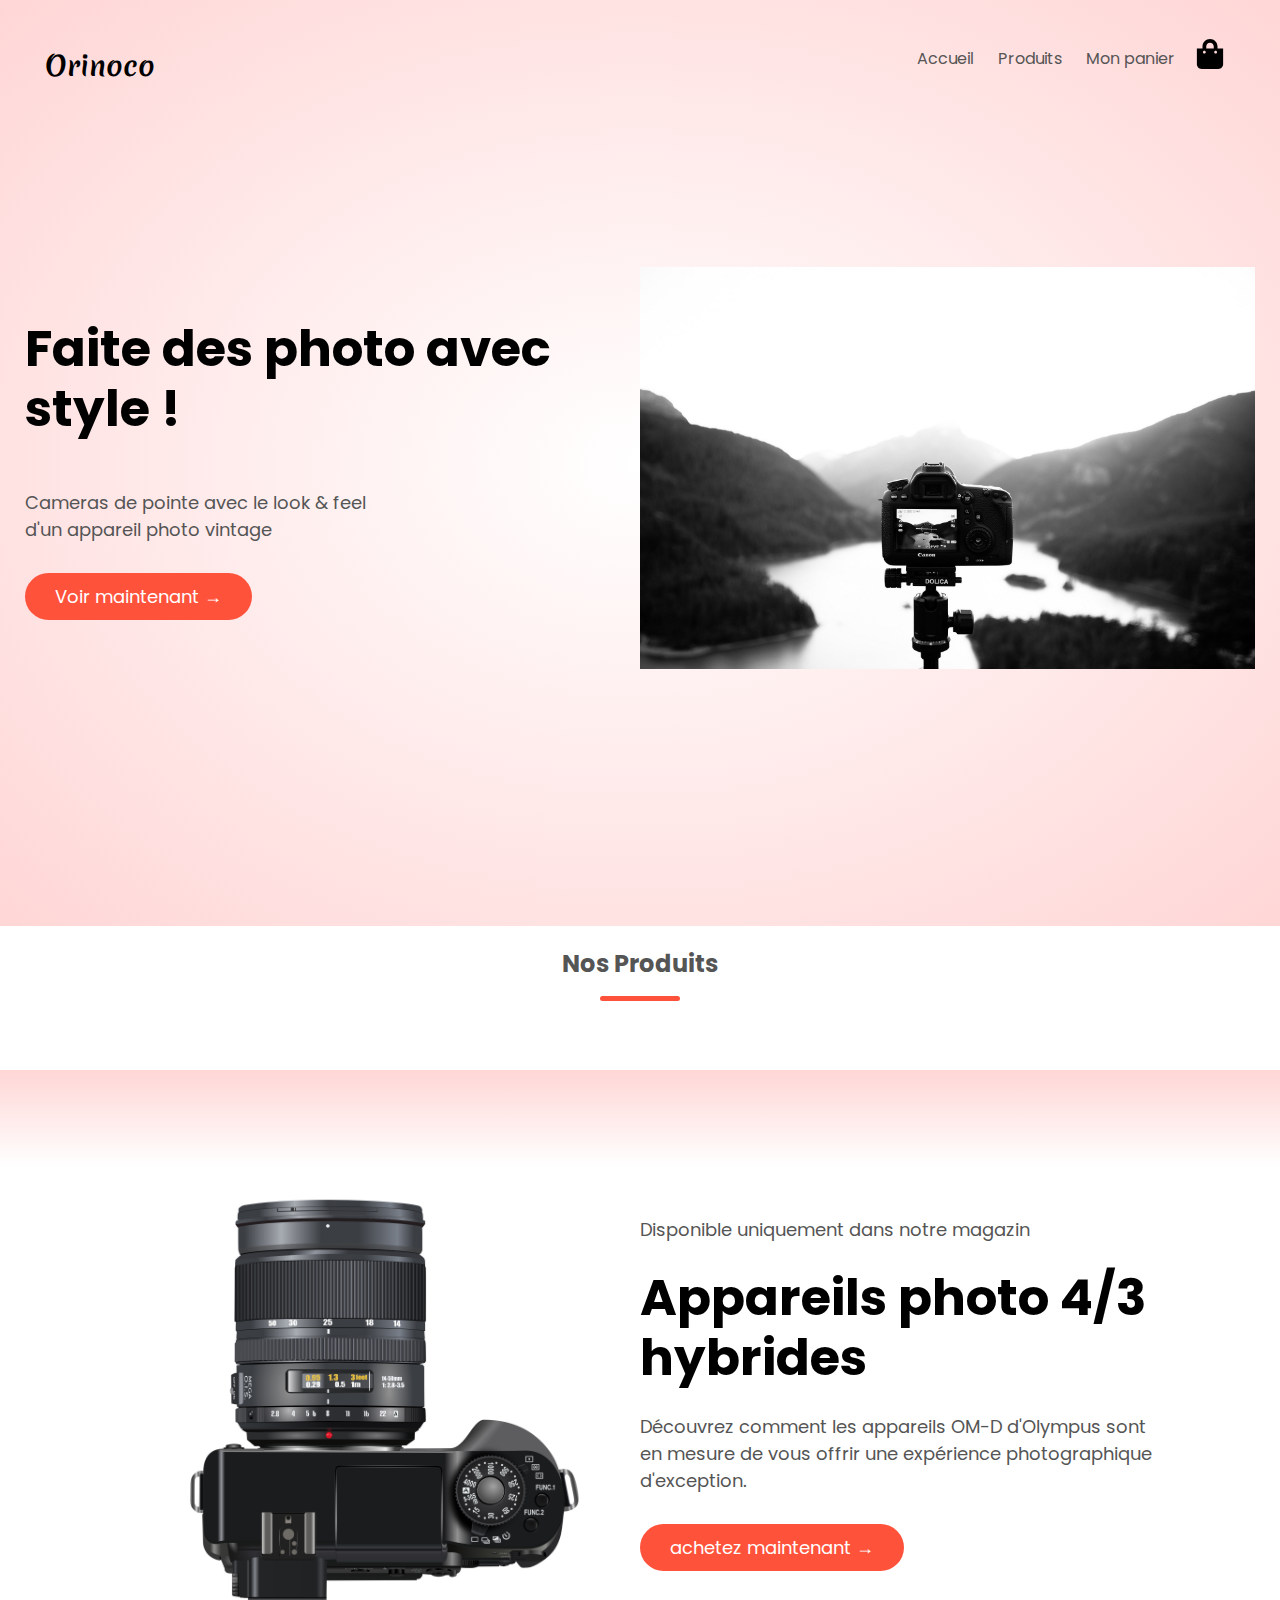
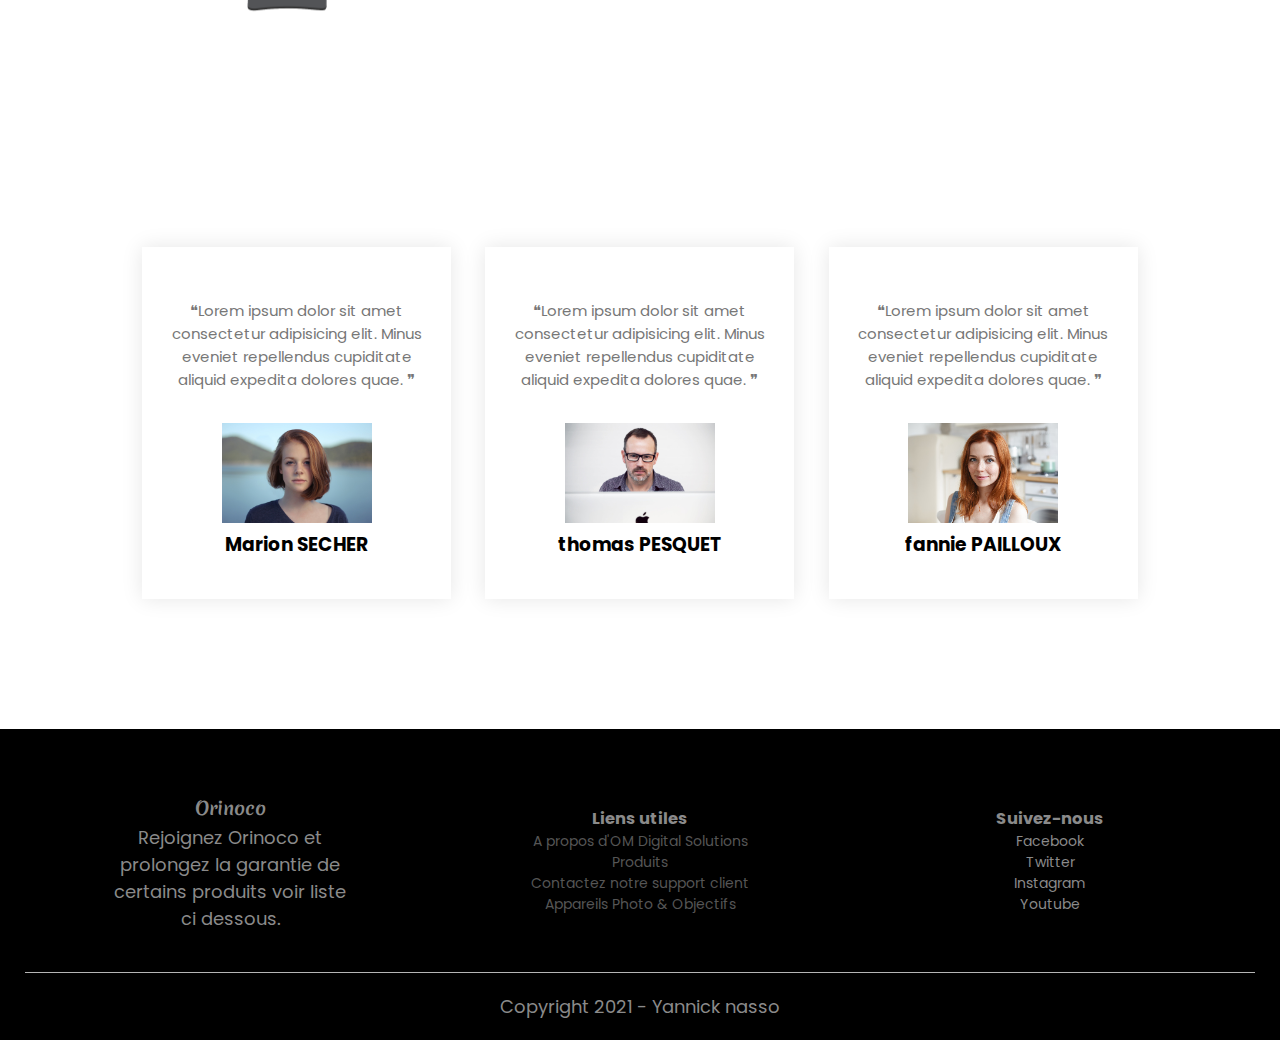
<file: index.html>
<!DOCTYPE html>
<!--[if lt IE 7]>      <html class="no-js lt-ie9 lt-ie8 lt-ie7"> <![endif]-->
<!--[if IE 7]>         <html class="no-js lt-ie9 lt-ie8"> <![endif]-->
<!--[if IE 8]>         <html class="no-js lt-ie9"> <![endif]-->
<!--[if gt IE 8]>      <html class="no-js"> <![endif]-->
<html lang="fr">
  <head>
    <meta charset="utf-8" />
    <meta http-equiv="X-UA-Compatible" content="IE=edge" />
    <title>Orinoco | ecommerce website photo</title>
    <meta name="description" content="" />
    <meta name="viewport" content="width=device-width, initial-scale=1" />
    <link rel="stylesheet" href="style.css" />
    <link rel="preconnect" href="https://fonts.googleapis.com" />
    <!-- google fonts -->
    <link rel="preconnect" href="https://fonts.gstatic.com" crossorigin />
    <link
      href="https://fonts.googleapis.com/css2?family=Merienda:wght@400;700&family=Poppins:wght@300;400;500;600;700&display=swap"
      rel="stylesheet"
    />

    <!-- fontawesom -->
    <link
      rel="stylesheet"
      href="https://use.fontawesome.com/releases/v5.15.3/css/all.css"
      integrity="sha384-SZXxX4whJ79/gErwcOYf+zWLeJdY/qpuqC4cAa9rOGUstPomtqpuNWT9wdPEn2fk"
      crossorigin="anonymous"
    />
  </head>
  <body>
    <!-- HEADER -->
    <div class="header">
      <div class="container">
        <div class="navbar">
          <div class="navbar-center">
            <div class="logo">
              <i class="fas fa-shopping-cart"></i>
              <span class="brand">Orinoco</span>
            </div>
            <nav>
              <ul id="menuItems">
                <li><a href="index.html">Accueil</a></li>
                <li><a href="product.html">Produits</a></li>
                <!-- <li><a href="product-details.html">À propos</a></li> -->
                <!-- <li><a href="">Contact</a></li> -->
                <li><a href="card.html">Mon panier</a></li>
              </ul>
            </nav>
            <div class="cart-container">
              <a href="card.html"
                ><img
                  src="./images/shopping-bag-solid.svg"
                  width="30px"
                  height="30px"
                  alt="logo"
              /></a>
              <!-- <div class="cart-items"><span>0</span></div> -->
            </div>
            <img
              src="./images/bars-solid.svg"
              alt="menu"
              class="menu-icon"
              onclick="menutoggle()"
            />
          </div>
        </div>
        <div class="row">
          <div class="col-2">
            <h1>Faite des photo avec style !</h1>
            <br />
            <p>
              Cameras de pointe avec le look & feel <br />
              d'un appareil photo vintage
            </p>
            <a href="" class="btn">Voir maintenant &#8594;</a>
          </div>
          <div class="col-2">
            <img src="./images/camera-918565_1920.jpg" alt="" />
          </div>
        </div>
      </div>
    </div>

    <!-- featured products -->

    <div class="small-container">
      <h2 class="title">Nos Produits</h2>
      <div class="row" id="row">
        <!-- <div class="col-4" id="article">
          <img src="./images/vcam_1.jpg" alt="appareil photo" />
          <button class="btn-item">voir l'article</button>
          <h4 class="name">Reflex - Canon EOS 1000D + Objectif Canon EF-S 18</h4>
          <p class="desciption"></p>
          <div class="rating">
            <i class="fa fa-star"></i>
            <i class="fa fa-star"></i>
            <i class="fa fa-star"></i>
            <i class="fa fa-star"></i>
            <i class="far fa-star"></i>
          </div>
          <p class="price">299.00€</p>
        </div> -->
        <!-- <div class="col-4">
          <img src="./images/vcam_2.jpg" alt="appareil photo" />
          <h4>Bridge - Canon PowerShot SX400 IS Noir f/3,4 - f/5,8</h4>
          <div class="rating">
            <i class="fa fa-star"></i>
            <i class="fa fa-star"></i>
            <i class="fa fa-star"></i>
            <i class="far fa-star"></i>
            <i class="far fa-star"></i>
          </div>
          <p class="price">139.99€</p>
        </div>
        <div class="col-4">
          <img src="./images/vcam_3.jpg" alt="appareil photo" />
          <h4>Appareil photo Hybride Sony A7 III + 28-70mm</h4>
          <div class="rating">
            <i class="fa fa-star"></i>
            <i class="fa fa-star"></i>
            <i class="fa fa-star"></i>
            <i class="fa fa-star"></i>
            <i class="far fa-star"></i>
          </div>
          <p class="price">1849.99€</p>
        </div>
        <div class="col-4">
          <img src="./images/vcam_4.jpg" alt="appareil photo" />
          <h4>Appareils photos bridge SONY DSC-H300 - Noir</h4>
          <div class="rating">
            <i class="fa fa-star"></i>
            <i class="fa fa-star"></i>
            <i class="fa fa-star"></i>
            <i class="fas fa-star-half-alt"></i>
            <i class="far fa-star"></i>
          </div>
          <p class="price">189.99€</p>
        </div>
        <div class="col-4">
          <img src="./images/vcam_5.jpg" alt="appareil photo" />
          <h4>FUJIFILM - FinePix S6500-FD 6,3 MP</h4>
          <div class="rating">
            <i class="fa fa-star"></i>
            <i class="fa fa-star"></i>
            <i class="fa fa-star"></i>
            <i class="fa fa-star"></i>
            <i class="far fa-star"></i>
          </div>
          <p class="price">2199.99€</p>
        </div> -->
      </div>
    </div>

    <!-- Offre -->
    <div class="offer">
      <div class="small-container">
        <div class="row">
          <div class="col-2">
            <img
              src="./images/digital-camera-33879.png"
              class="offer-img"
              alt="photo camera"
            />
          </div>
          <div class="col-2">
            <p>Disponible uniquement dans notre magazin</p>
            <h1>Appareils photo 4/3 hybrides</h1>
            <small
              >Découvrez comment les appareils OM-D d'Olympus sont en mesure de
              vous offrir une expérience photographique d'exception.</small
            ><br />
            <a href="" class="btn">achetez maintenant &#8594;</a>
          </div>
        </div>
      </div>
    </div>

    <!-- testimonial -->
    <div class="testimonial">
      <div class="small-container">
        <div class="row">
          <div class="col-3">
            <p>
              &#10077;Lorem ipsum dolor sit amet consectetur adipisicing elit.
              Minus eveniet repellendus cupiditate aliquid expedita dolores
              quae. &#10078;
            </p>
            <div class="rating">
              <i class="fa fa-star"></i>
              <i class="fa fa-star"></i>
              <i class="fa fa-star"></i>
              <i class="fa fa-star"></i>
              <i class="far fa-star"></i>
            </div>
            <img src="./images/girl-919048_1920.jpg" alt="phto de femme" />
            <h3>Marion SECHER</h3>
          </div>
          <div class="col-3">
            <p>
              &#10077;Lorem ipsum dolor sit amet consectetur adipisicing elit.
              Minus eveniet repellendus cupiditate aliquid expedita dolores
              quae. &#10078;
            </p>
            <div class="rating">
              <i class="fa fa-star"></i>
              <i class="fa fa-star"></i>
              <i class="fa fa-star"></i>
              <i class="fa fa-star"></i>
              <i class="far fa-star"></i>
            </div>
            <img src="./images/man-1209494_1920.jpg" alt="phto de femme" />
            <h3>thomas PESQUET</h3>
          </div>
          <div class="col-3">
            <p>
              &#10077;Lorem ipsum dolor sit amet consectetur adipisicing elit.
              Minus eveniet repellendus cupiditate aliquid expedita dolores
              quae. &#10078;
            </p>
            <div class="rating">
              <i class="fa fa-star"></i>
              <i class="fa fa-star"></i>
              <i class="fa fa-star"></i>
              <i class="fa fa-star"></i>
              <i class="far fa-star"></i>
            </div>
            <img
              src="./images/istockphoto-1130915052-170667a.jpg"
              alt="phto de femme"
            />
            <h3>fannie PAILLOUX</h3>
          </div>
        </div>
      </div>
    </div>

    <!-- FOOTER -->
    <div class="footer">
      <div class="container">
        <div class="row">
          <!-- <div class="footer-col-1">
            <h3>Télécharger notre App</h3>
              <p>Télécharger l'App pour andoïd et téléphone ios</p>
              
          </div> -->
          <div class="footer-col-2">
            <i class="fas fa-shopping-cart footer"></i><span>Orinoco</span>
            <p>
              Rejoignez Orinoco et prolongez la garantie de certains produits
              voir liste ci dessous.
            </p>
          </div>
          <div class="footer-col-3">
            <h3>Liens utiles</h3>
            <ul>
              <li><a href="">A propos d'OM Digital Solutions</a></li>
              <li><a href="">Produits</a></li>
              <li><a href="">Contactez notre support client</a></li>
              <li><a href="">Appareils Photo & Objectifs</a></li>
            </ul>
          </div>
          <div class="footer-col-4">
            <h3>Suivez-nous</h3>
            <ul>
              <li>Facebook</li>
              <li>Twitter</li>
              <li>Instagram</li>
              <li>Youtube</li>
            </ul>
          </div>
        </div>
        <hr />
        <p class="copyright">Copyright 2021 - Yannick nasso</p>
      </div>
    </div>

    <!-- JavaScript pour menu -->
    <script>
      var menuiItems = document.getElementById("menuItems");
      menuItems.style.maxHeight = "0px";
      function menutoggle() {
        if (menuItems.style.maxHeight == "0px") {
          menuItems.style.maxHeight = "200px";
        } else {
          menuItems.style.maxHeight = "0px";
        }
      }
    </script>

    <script src="./Js/articles.js"></script>
    <script src="./Js/index.js"></script>
  </body>
</html>
</file>
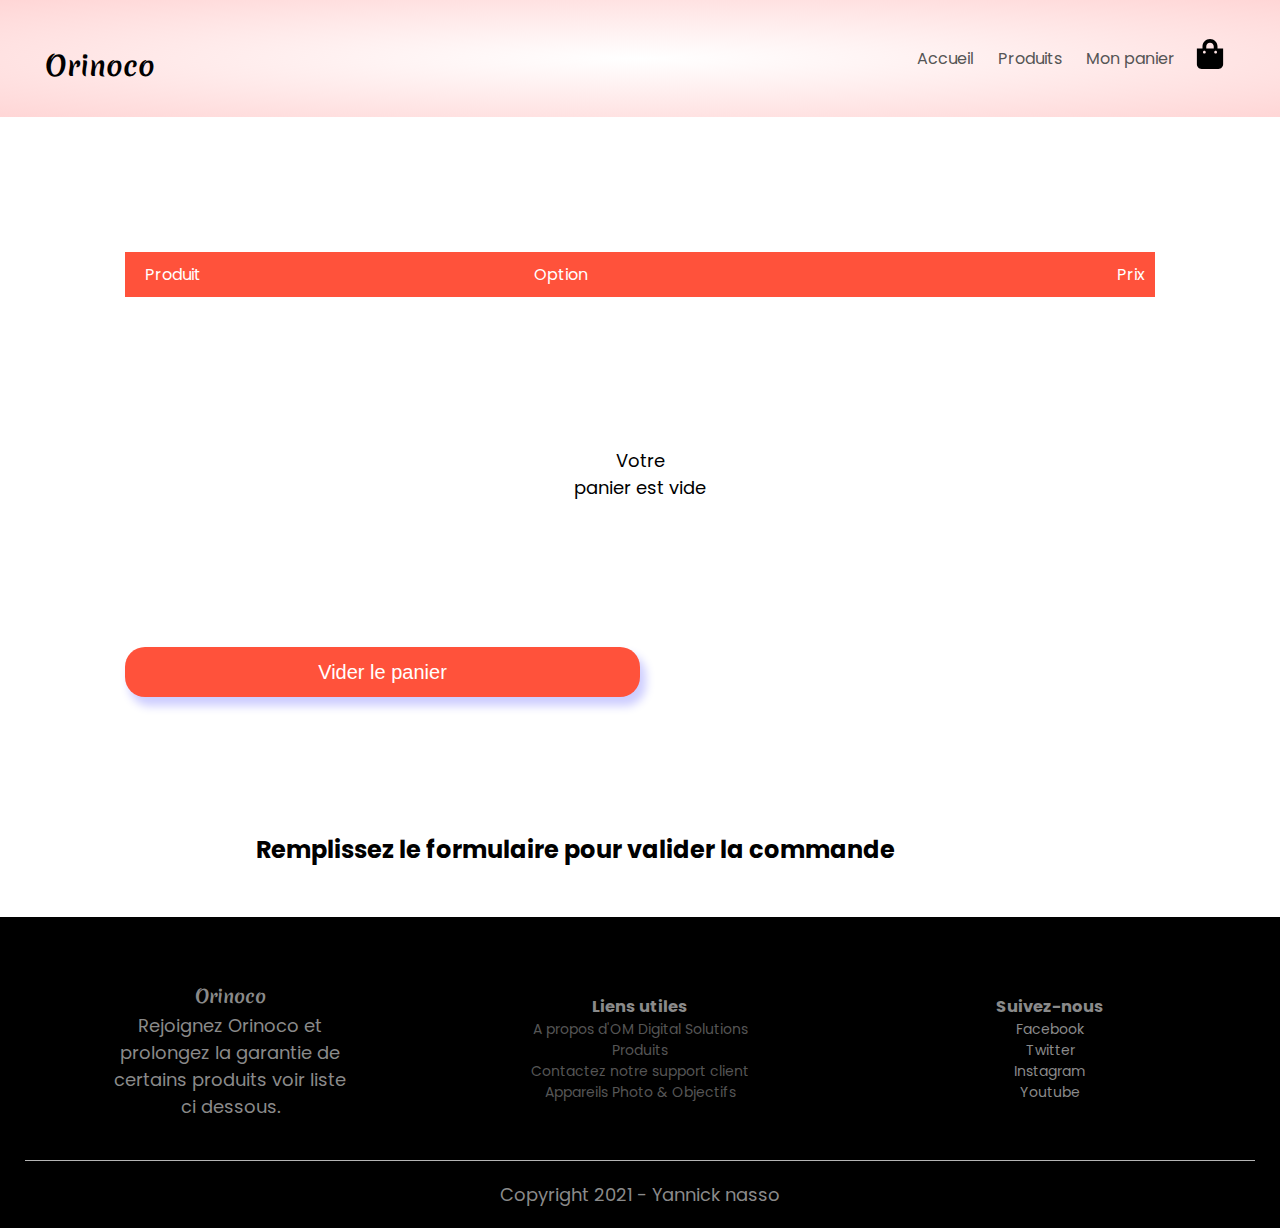
<file: card.html>
<!DOCTYPE html>
        <!--[if lt IE 7]>      <html class="no-js lt-ie9 lt-ie8 lt-ie7"> <![endif]-->
        <!--[if IE 7]>         <html class="no-js lt-ie9 lt-ie8"> <![endif]-->
        <!--[if IE 8]>         <html class="no-js lt-ie9"> <![endif]-->
        <!--[if gt IE 8]>      <html class="no-js"> <!--<![endif]-->
        <html lang="fr">
        <head>
            <meta charset="utf-8" />
            <meta http-equiv="X-UA-Compatible" content="IE=edge" />
            <title>Orinoco - produits | ecommerce website photo</title>
            <meta name="description" content="" />
            <meta name="viewport" content="width=device-width, initial-scale=1" />
            <link rel="stylesheet" href="style.css" />
            <link rel="preconnect" href="https://fonts.googleapis.com" />
            <!-- Bootstrap -->
<!--                 <link href="https://cdn.jsdelivr.net/npm/bootstrap@5.0.2/dist/css/bootstrap.min.css" rel="stylesheet" integrity="sha384-EVSTQN3/azprG1Anm3QDgpJLIm9Nao0Yz1ztcQTwFspd3yD65VohhpuuCOmLASjC" crossorigin="anonymous">
 -->
            <!-- google fonts -->
            <link rel="preconnect" href="https://fonts.gstatic.com" crossorigin />
            <link
            href="https://fonts.googleapis.com/css2?family=Merienda:wght@400;700&family=Poppins:wght@300;400;500;600;700&display=swap"
            rel="stylesheet"
            />

            <!-- fontawesom -->
            <link
            rel="stylesheet"
            href="https://use.fontawesome.com/releases/v5.15.3/css/all.css"
            integrity="sha384-SZXxX4whJ79/gErwcOYf+zWLeJdY/qpuqC4cAa9rOGUstPomtqpuNWT9wdPEn2fk"
            crossorigin="anonymous"
            />
        </head>
        <body>
            <!-- HEADER -->
            <div class="header">
            <div class="container">
                <div class="navbar">
                <div class="navbar-center">
                    <div class="logo">
                    <i class="fas fa-shopping-cart"></i>
                    <span class="brand">Orinoco</span>
                    </div>
                    <nav>
                    <ul id="menuItems">
                        <li><a href="index.html">Accueil</a></li>
                        <li><a href="product.html">Produits</a></li>
                        <!-- <li><a href="product-details.html">À propos</a></li> -->
                        <!-- <li><a href="">Contact</a></li> -->
                        <li><a href="card.html">Mon panier</a></li>
                    </ul>
                    </nav>
                    <div class="cart-container">
                <a href="card.html"><img
                src="./images/shopping-bag-solid.svg"
                width="30px"
                height="30px"
                alt="logo"
                /></a>
               <!--  <div class="cart-items"><span>0</span></div> -->
                </div>
                    <img
                    src="./images/bars-solid.svg"
                    alt="menu"
                    class="menu-icon"
                    onclick="menutoggle()"
                    />
                </div>
                </div>
            </div>
            </div>

            <!-- cart items details -->
            <div class="small-container cart-page ">
                <div  class="article-container">

                <table>
                    <tr>
                        <th>Produit</th>
                        <th>Option</th>
                        <th>Prix</th>
                    </tr>
                    
                    <!-- cart item -->
                    <table id="cart-container">

                    </table>
                    <!-- <tr class="cart-content" > -->
                        <!-- <td class="cart-item">
                            <div class="cart-info" id="cart-info">
                                <img src="./images/vcam_1.jpg"  alt="appareil photo">
                                <div>
                                    <p>Reflex - Canon EOS 1000D + Objectif Canon EF-S 18</p>
                                    <small>Prix: 299.00€ </small>
                                    <br>
                                    <span class="remove-item"><a href="">retirer</a></span>
                                </div>
                            </div>
                        </td>
                        <td class="option_produit">option</td>
                            <td class="option_produit">Total</td>  -->
                        <!-- <td><i class="fas fa-chevron-up"></i> 
                            <p class="item-amount"> 1</p> 
                            <i class="fas fa-chevron-down"></i></td>
                        <td>299.00€</td>
                    </tr>  -->
                    
                    
                </table >
                </div> 
                <div class="total-price" id="total-price">
                            
                </div> 
                

            </div>

            </div>

            <!-- formulaire -->

            <form id="form" class="form-container">
            <h2 class="form-command">Remplissez le formulaire pour valider la commande</h2>

                <!-- <div class="form form-row">
                    <div class="col-md-4 mb-3">
                    <label for="prenom">Prénom</label>
                    <input type="text" class="form-control" id="prenom" placeholder="Prénom" value="" required>
                    </div>
                    <div class="col-md-4 mb-3">
                    <label for="nom">Nom</label>
                    <input type="text" class="form-control" id="nom" placeholder="Nom" value="" required>
                    </div>
                    <div class="mb-3">
                        <label for="email" class="form-label">Adresse mail</label>
                        <input type="email" class="form-control" id="email" placeholder="adresse@example.com">
                    </div>
                </div>
                <div class="form form-row">
                    <div class="col-md-6 mb-3">
                    <label for="ville">Ville</label>
                    <input type="text" class="form-control" id="ville" placeholder="" required>
                    </div>
                    <div class="col-md-3 mb-3">
                    <label for="pays">Pays</label>
                    <input type="text" class="form-control" id="pays" placeholder="" required>
                    </div>
                    <div class="col-md-3 mb-3">
                    <label for="codePostal">code postal</label>
                    <input type="text" class="form-control" id="codePostal" placeholder="" required>
                    </div>
                </div>
                <div class="mb-3 message">
            <label for="message" class="form-label">Votre message</label>
            <textarea class="form-control" id="message" rows="3"></textarea>
            </div>
                <div class="form form-group">
                    <div class="form-check">
                    <input class="form-check-input" type="checkbox" value="" id="invalidCheck2" required>
                    <label class="form-check-label" for="invalidCheck2">
                        Agree to terms and conditions
                    </label>
                    </div>
                    <button class="btn btn-primary" type="submit" id="submit">Envoyer</button>
                </div> -->
                
    </form>

            <!-- FOOTER -->
            <div class="footer footer-card">
            <div class="container">
                <div class="row">
                <div class="footer-col-2">
                    <i class="fas fa-shopping-cart footer"></i><span>Orinoco</span>
                    <p>
                    Rejoignez Orinoco et prolongez la garantie de certains produits
                    voir liste ci dessous.
                    </p>
                </div>
                <div class="footer-col-3">
                    <h3>Liens utiles</h3>
                    <ul>
                    <li><a href="">A propos d'OM Digital Solutions</a></li>
                    <li><a href="">Produits</a></li>
                    <li><a href="">Contactez notre support client</a></li>
                    <li><a href="">Appareils Photo & Objectifs</a></li>
                    </ul>
                </div>
                <div class="footer-col-4">
                    <h3>Suivez-nous</h3>
                    <ul>
                    <li>Facebook</li>
                    <li>Twitter</li>
                    <li>Instagram</li>
                    <li>Youtube</li>
                    </ul>
                </div>
                </div>
                <hr />
                <p class="copyright">Copyright 2021 - Yannick nasso</p>
            </div>
            </div>

            <!-- JavaScript pour menu -->
            <script>
            var menuiItems = document.getElementById("menuItems");
            menuItems.style.maxHeight = "0px";
            function menutoggle() {
                if (menuItems.style.maxHeight == "0px") {
                menuItems.style.maxHeight = "200px";
                } else {
                menuItems.style.maxHeight = "0px";
                }
            }
            </script>

<script type="text/javascript">
function verifInput(id, submit) {
    if(document.getElementById(id).value != "")
        document.getElementById(submit).disabled = "";
}
</script>

        <script src="./Js/articles.js"></script>
        <script src="./Js/panier.js"></script>
        <!-- <script src="./Js/product-page.js"></script> -->
        <!-- <script src="./Js/validity.js"></script> -->
        
        
        </body>
        </html>
</file>
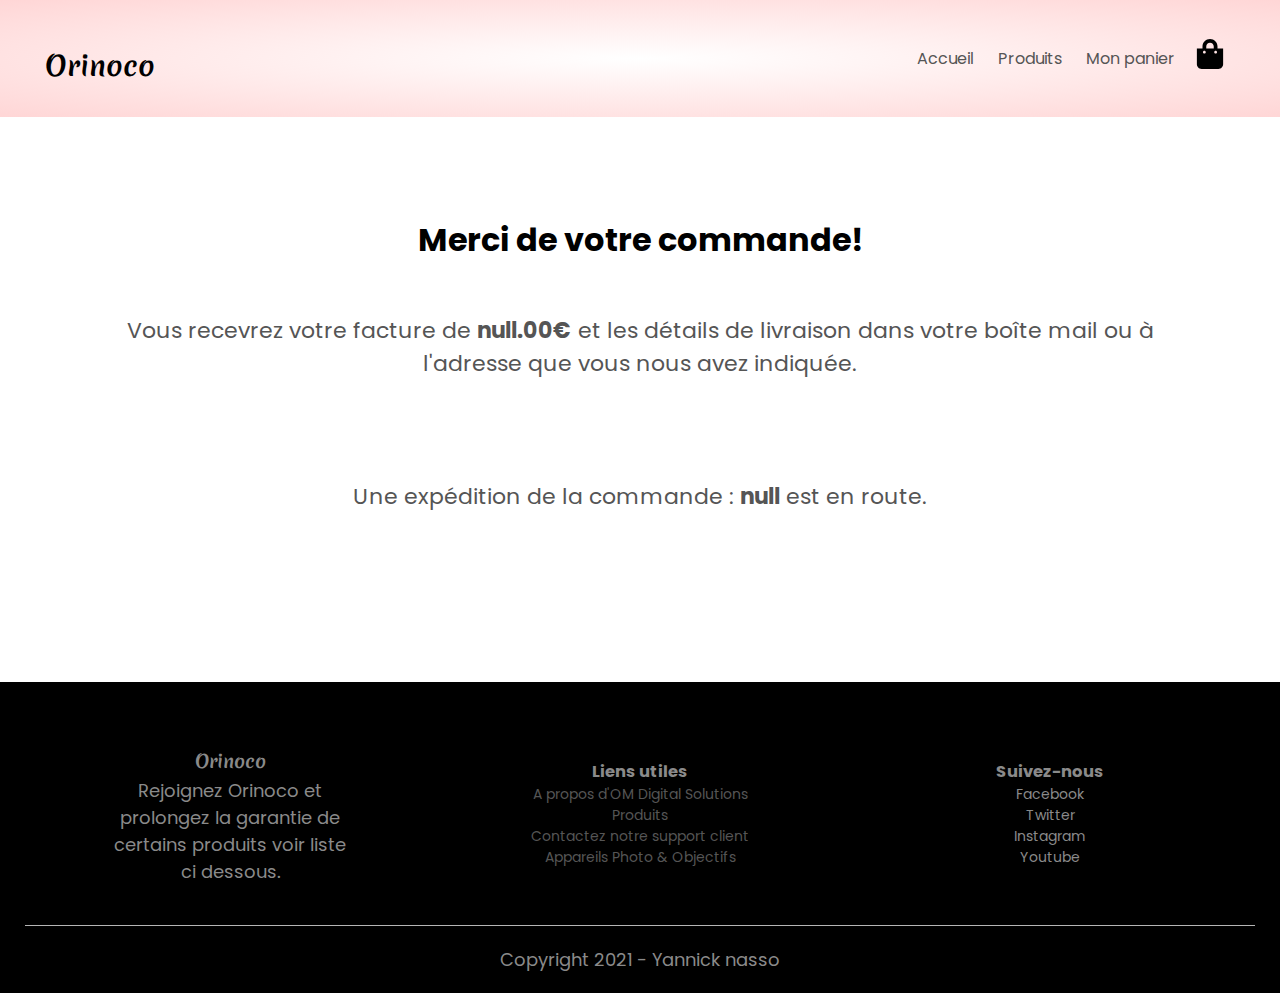
<file: confirmation-commande.html>
<!DOCTYPE html>
    <!--[if lt IE 7]>      <html class="no-js lt-ie9 lt-ie8 lt-ie7"> <![endif]-->
    <!--[if IE 7]>         <html class="no-js lt-ie9 lt-ie8"> <![endif]-->
    <!--[if IE 8]>         <html class="no-js lt-ie9"> <![endif]-->
    <!--[if gt IE 8]>      <html class="no-js"> <!--<![endif]-->
    <html lang="fr">
    <head>
        <meta charset="utf-8" />
        <meta http-equiv="X-UA-Compatible" content="IE=edge" />
        <title>Orinoco - produits | ecommerce website photo</title>
        <meta name="description" content="" />
        <meta name="viewport" content="width=device-width, initial-scale=1" />
        <link rel="stylesheet" href="style.css" />
        <link rel="preconnect" href="https://fonts.googleapis.com" />
        <!-- google fonts -->
        <link rel="preconnect" href="https://fonts.gstatic.com" crossorigin />
        <link
        href="https://fonts.googleapis.com/css2?family=Merienda:wght@400;700&family=Poppins:wght@300;400;500;600;700&display=swap"
        rel="stylesheet"
        />

        <!-- fontawesom -->
        <link
        rel="stylesheet"
        href="https://use.fontawesome.com/releases/v5.15.3/css/all.css"
        integrity="sha384-SZXxX4whJ79/gErwcOYf+zWLeJdY/qpuqC4cAa9rOGUstPomtqpuNWT9wdPEn2fk"
        crossorigin="anonymous"
        />
    </head>
    <body>
        <!-- HEADER -->
        <div class="header">
        <div class="container">
            <div class="navbar">
            <div class="navbar-center">
                <div class="logo">
                <i class="fas fa-shopping-cart"></i>
                <span class="brand">Orinoco</span>
                </div>
                <nav>
                <ul id="menuItems">
                    <li><a href="index.html">Accueil</a></li>
                    <li><a href="product.html">Produits</a></li>
                    <!-- <li><a href="product-details.html">À propos</a></li> -->
                    <!-- <li><a href="">Contact</a></li> -->
                    <li><a href="card.html">Mon panier</a></li>
                </ul>
                </nav>
                <div class="cart-container">
                <a href="card.html"
                    ><img
                    src="./images/shopping-bag-solid.svg"
                    width="30px"
                    height="30px"
                    alt="logo"
                /></a>
                <!--  <div class="cart-items"><span>0</span></div> -->
                </div>

                <img
                src="./images/bars-solid.svg"
                alt="menu"
                class="menu-icon"
                onclick="menutoggle()"
                />
            </div>
            </div>
            <!-- <div class="row">
                    <div class="col-2">
                        <h1>Faite des photo avec style !</h1>
                        <br />
                        <p>
                        Cameras de pointe avec le look & feel <br />
                        d'un appareil photo vintage
                        </p>
                        <a href="" class="btn">Voir maintenant &#8594;</a>
                    </div>
                    <div class="col-2">
                        <img src="/images/camera-918565_1920.jpg" alt="" />
                    </div>
                    </div> -->
        </div>
        </div>

        <div class="small-container" id="container-order">
        <!-- <h1 class="h1Order">Merci yannick pour votre commande!</h1>
                <div class="order-confirm">
                    <p class="pOrder">Vous recevrez votre facture de <strong>1599€</strong> et les détails de livraison dans votre boîte mail ou à l'adresse que vous avez indiquée.</p>
                <p class="pOrder">Une expédition de la commande <strong>#EU45892</strong> est en route.</p>
                </div> -->
        </div>

        <!-- FOOTER -->
        <div class="footer footer-order">
        <div class="container">
            <div class="row">
            <!-- <div class="footer-col-1">
                        <h3>Télécharger notre App</h3>
                        <p>Télécharger l'App pour andoïd et téléphone ios</p>
                        
                    </div> -->
            <div class="footer-col-2">
                <i class="fas fa-shopping-cart footer"></i><span>Orinoco</span>
                <p>
                Rejoignez Orinoco et prolongez la garantie de certains produits
                voir liste ci dessous.
                </p>
            </div>
            <div class="footer-col-3">
                <h3>Liens utiles</h3>
                <ul>
                <li><a href="">A propos d'OM Digital Solutions</a></li>
                <li><a href="">Produits</a></li>
                <li><a href="">Contactez notre support client</a></li>
                <li><a href="">Appareils Photo & Objectifs</a></li>
                </ul>
            </div>
            <div class="footer-col-4">
                <h3>Suivez-nous</h3>
                <ul>
                <li>Facebook</li>
                <li>Twitter</li>
                <li>Instagram</li>
                <li>Youtube</li>
                </ul>
            </div>
            </div>
            <hr />
            <p class="copyright">Copyright 2021 - Yannick nasso</p>
        </div>
        </div>

        <!-- JavaScript pour menu -->
        <script>
        var menuiItems = document.getElementById("menuItems");
        menuItems.style.maxHeight = "0px";
        function menutoggle() {
            if (menuItems.style.maxHeight == "0px") {
            menuItems.style.maxHeight = "200px";
            } else {
            menuItems.style.maxHeight = "0px";
            }
        }
        </script>
        <script src="./Js/confirmationCommande.js"></script>
    </body>
    </html>
</file>
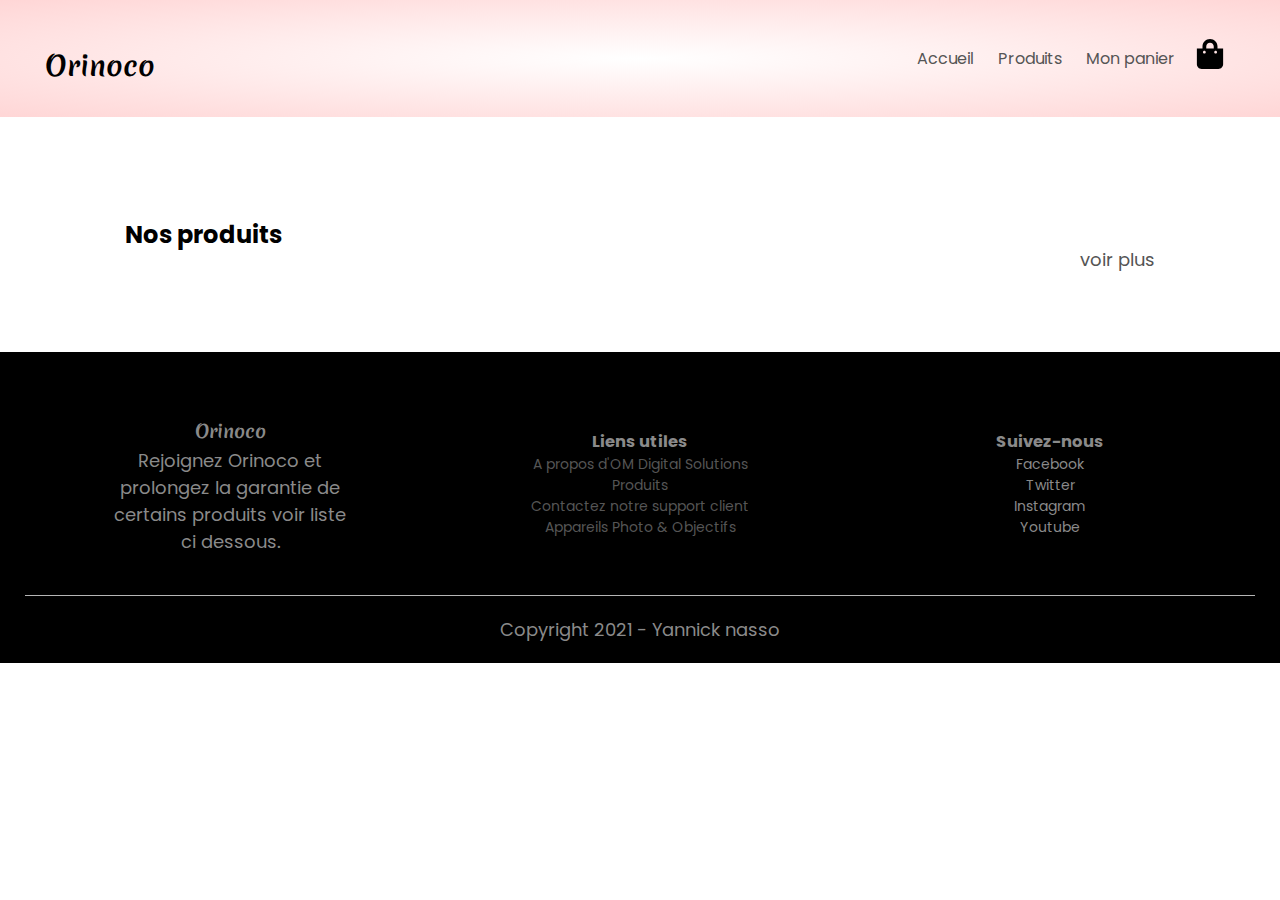
<file: product-details.html>
<!DOCTYPE html>
<!--[if lt IE 7]>      <html class="no-js lt-ie9 lt-ie8 lt-ie7"> <![endif]-->
<!--[if IE 7]>         <html class="no-js lt-ie9 lt-ie8"> <![endif]-->
<!--[if IE 8]>         <html class="no-js lt-ie9"> <![endif]-->
<!--[if gt IE 8]>      <html class="no-js"> <!--<![endif]-->
<html lang="fr">
  <head>
    <meta charset="utf-8" />
    <meta http-equiv="X-UA-Compatible" content="IE=edge" />
    <title>Orinoco - produits | ecommerce website photo</title>
    <meta name="description" content="" />
    <meta name="viewport" content="width=device-width, initial-scale=1" />
    <link rel="stylesheet" href="style.css" />
    <link rel="preconnect" href="https://fonts.googleapis.com" />
    <!-- google fonts -->
    <link rel="preconnect" href="https://fonts.gstatic.com" crossorigin />
    <link
      href="https://fonts.googleapis.com/css2?family=Merienda:wght@400;700&family=Poppins:wght@300;400;500;600;700&display=swap"
      rel="stylesheet"
    />

    <!-- fontawesom -->
    <link
      rel="stylesheet"
      href="https://use.fontawesome.com/releases/v5.15.3/css/all.css"
      integrity="sha384-SZXxX4whJ79/gErwcOYf+zWLeJdY/qpuqC4cAa9rOGUstPomtqpuNWT9wdPEn2fk"
      crossorigin="anonymous"
    />
  </head>
  <body>
    <!-- HEADER -->
    <div class="header">
      <div class="container">
        <div class="navbar">
          <div class="navbar-center">
            <div class="logo">
              <i class="fas fa-shopping-cart"></i>
              <span class="brand">Orinoco</span>
            </div>
            <nav>
              <ul id="menuItems">
                <li><a href="index.html">Accueil</a></li>
                <li><a href="product.html">Produits</a></li>
                <!-- <li><a href="product-details.html">À propos</a></li> -->
                <!-- <li><a href="">Contact</a></li> -->
                <li><a href="card.html">Mon panier</a></li>
              </ul>
            </nav>
            <div class="cart-container">
              <a href="card.html"
                ><img
                  src="./images/shopping-bag-solid.svg"
                  width="30px"
                  height="30px"
                  alt="logo"
              /></a>
              <!--  <div class="cart-items"><span>0</span></div> -->
            </div>

            <img
              src="./images/bars-solid.svg"
              alt="menu"
              class="menu-icon"
              onclick="menutoggle()"
            />
          </div>
        </div>
      </div>
    </div>

    <!-- single products details   -->

    <div class="small-container single-product" id="product-container">
      <!-- <div class="row">
        <div class="col-2">
          <img src="./images/vcam_1.jpg"  width="100%" alt="appareil photo" data-id="productImg">

          <div class="small-img-row">
            <div class="small-img-col">
              <img src="./images/vcam_1.jpg" width="100%" alt="appareil photo" class="small-img">
            </div>
            <div class="small-img-col">
              <img src="./images/camera-801924.jpg" width="100%" alt="appareil photo" class="small-img">
            </div>
            <div class="small-img-col">
              <img src="./images/camera-1055066.jpg" alt="appareil photo" class="small-img">
            </div>
            <div class="small-img-col">
              <img src="./images/camera-1130731_1920.jpg"  width="100%" alt="appareil photo" class="small-img">
            </div>
          </div>


        </div>
        <div class="col-2" id="single-product">
          <p>Accueil / appareil photo</p>
          <h1>Reflex - Canon EOS 1000D </h1>
          <h4>299.00€</h4>
          <select name="" id="lenses">
            <option value="">Lentille</option>
            <option value="">35mm</option>
            <option value="">45mm</option>
            <option value="">55mm</option>
          </select>
          <input type="number" value="1">
          <a href="" class="btn add-cart-btn cart">Ajouter au panier</a>
          <h3>Détail du produit<i class="fa fa-indent"></i></h3>
          <br>
          <p>Lorem ipsum dolor sit amet consectetur adipisicing elit. Dolorum animi deleniti sequi rerum ratione quasi consequatur.</p>
        </div>
      </div> -->
    </div>
    <!-- title -->
    <div class="small-container">
      <div class="row row-2">
        <h2>Nos produits</h2>
        <p><a href="product.html">voir plus</a></p>
      </div>
    </div>

    <!-- products -->
    <div class="small-container">
      <div class="row" id="row">
        <!-- <div class="col-4">
          <img src="./images/vcam_1.jpg" alt="appareil photo" />
          <h4>Reflex - Canon EOS 1000D + Objectif Canon EF-S 18</h4>
          <div class="rating">
            <i class="fa fa-star"></i>
            <i class="fa fa-star"></i>
            <i class="fa fa-star"></i>
            <i class="fa fa-star"></i>
            <i class="far fa-star"></i>
          </div>
          <p class="price">299.00€</p>
        </div>
        <div class="col-4">
          <img src="./images/vcam_2.jpg" alt="appareil photo" />
          <h4>Bridge - Canon PowerShot SX400 IS Noir f/3,4 - f/5,8</h4>
          <div class="rating">
            <i class="fa fa-star"></i>
            <i class="fa fa-star"></i>
            <i class="fa fa-star"></i>
            <i class="far fa-star"></i>
            <i class="far fa-star"></i>
          </div>
          <p class="price">139.99€</p>
        </div>
        <div class="col-4">
          <img src="./images/vcam_3.jpg" alt="appareil photo" />
          <h4>Appareil photo Hybride Sony A7 III + 28-70mm</h4>
          <div class="rating">
            <i class="fa fa-star"></i>
            <i class="fa fa-star"></i>
            <i class="fa fa-star"></i>
            <i class="fa fa-star"></i>
            <i class="far fa-star"></i>
          </div>
          <p class="price">1849.99€</p>
        </div>
        <div class="col-4">
          <img src="./images/vcam_4.jpg" alt="appareil photo" />
          <h4>Appareils photos bridge SONY DSC-H300 - Noir</h4>
          <div class="rating">
            <i class="fa fa-star"></i>
            <i class="fa fa-star"></i>
            <i class="fa fa-star"></i>
            <i class="fas fa-star-half-alt"></i>
            <i class="far fa-star"></i>
          </div>
          <p class="price">189.99€</p>
        </div>
        <div class="col-4">
          <img src="./images/vcam_5.jpg" alt="appareil photo" />
          <h4>FUJIFILM - FinePix S6500-FD 6,3 MP</h4>
          <div class="rating">
            <i class="fa fa-star"></i>
            <i class="fa fa-star"></i>
            <i class="fa fa-star"></i>
            <i class="fa fa-star"></i>
            <i class="far fa-star"></i>
          </div>
          <p class="price">2199.99€</p>
        </div> -->
      </div>
    </div>

    <!-- FOOTER -->
    <div class="footer">
      <div class="container">
        <div class="row">
          <!-- <div class="footer-col-1">
                <h3>Télécharger notre App</h3>
                <p>Télécharger l'App pour andoïd et téléphone ios</p>
                
            </div> -->
          <div class="footer-col-2">
            <i class="fas fa-shopping-cart footer"></i><span>Orinoco</span>
            <p>
              Rejoignez Orinoco et prolongez la garantie de certains produits
              voir liste ci dessous.
            </p>
          </div>
          <div class="footer-col-3">
            <h3>Liens utiles</h3>
            <ul>
              <li><a href="">A propos d'OM Digital Solutions</a></li>
              <li><a href="">Produits</a></li>
              <li><a href="">Contactez notre support client</a></li>
              <li><a href="">Appareils Photo & Objectifs</a></li>
            </ul>
          </div>
          <div class="footer-col-4">
            <h3>Suivez-nous</h3>
            <ul>
              <li>Facebook</li>
              <li>Twitter</li>
              <li>Instagram</li>
              <li>Youtube</li>
            </ul>
          </div>
        </div>
        <hr />
        <p class="copyright">Copyright 2021 - Yannick nasso</p>
      </div>
    </div>

    <!-- JavaScript pour menu -->
    <script>
      var menuiItems = document.getElementById("menuItems");
      menuItems.style.maxHeight = "0px";
      function menutoggle() {
        if (menuItems.style.maxHeight == "0px") {
          menuItems.style.maxHeight = "200px";
        } else {
          menuItems.style.maxHeight = "0px";
        }
      }
    </script>

    <!-- product gallery -->

    <!--  <script>
      let productImg = document.getElementById("productImg");
      let smallImg = document.getElementsByClassName('small-img');
      smallImg[0].onclick = function () {
        productImg.src = smallImg[0].src;
      }
      smallImg[1].onclick = function () {
        productImg.src = smallImg[1].src;
      }
      smallImg[2].onclick = function () {
        productImg.src = smallImg[2].src;
      }
      smallImg[3].onclick = function () {
        productImg.src = smallImg[3].src;
      }
    </script> -->
    <script src="./Js/articles.js"></script>
    <script src="./Js/index.js"></script>
    <script src="./Js/product-page.js"></script>
  </body>
</html>
</file>
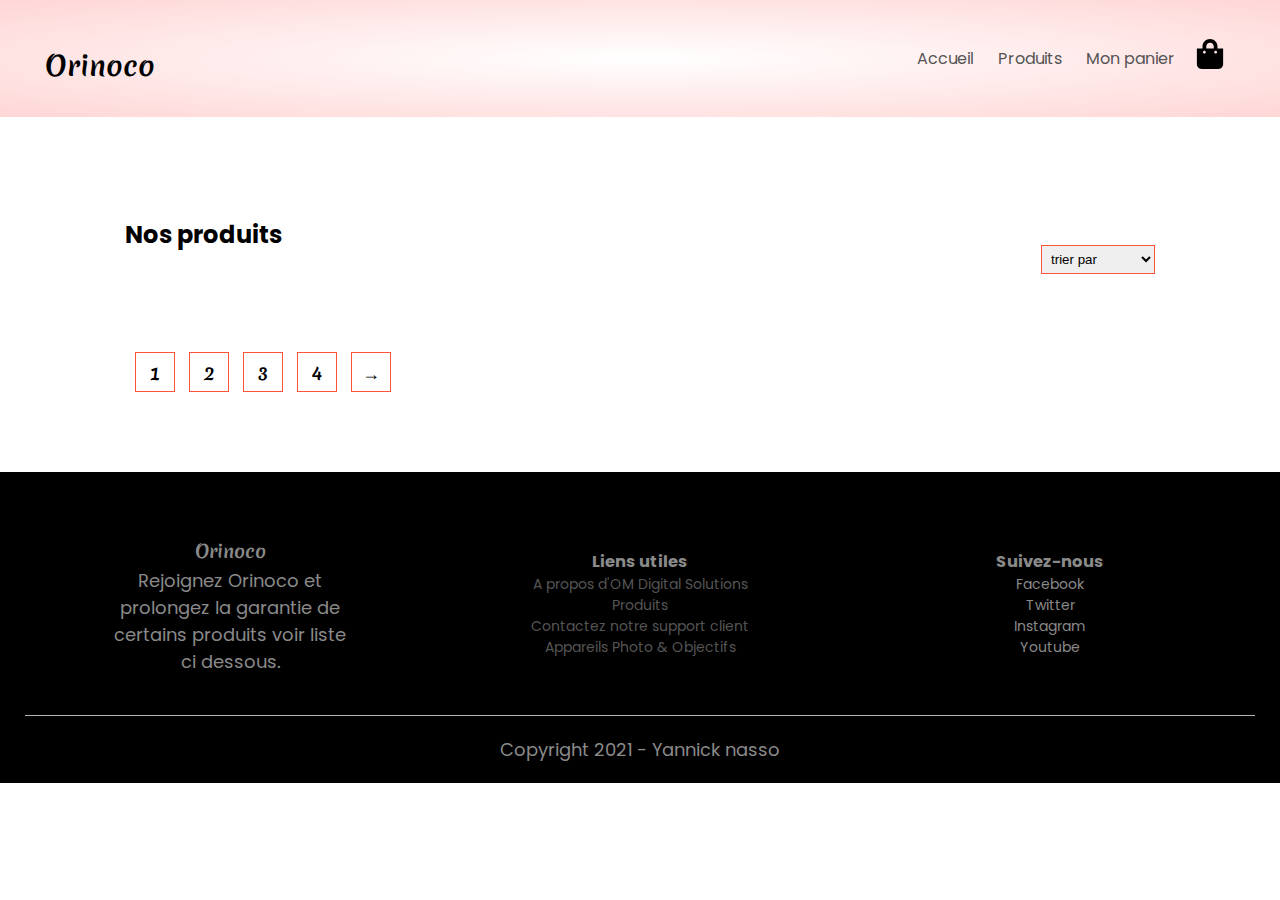
<file: product.html>
<!DOCTYPE html>
<!--[if lt IE 7]>      <html class="no-js lt-ie9 lt-ie8 lt-ie7"> <![endif]-->
<!--[if IE 7]>         <html class="no-js lt-ie9 lt-ie8"> <![endif]-->
<!--[if IE 8]>         <html class="no-js lt-ie9"> <![endif]-->
<!--[if gt IE 8]>      <html class="no-js"> <!--<![endif]-->
<html lang="fr">
  <head>
    <meta charset="utf-8" />
    <meta http-equiv="X-UA-Compatible" content="IE=edge" />
    <title>Orinoco - produits | ecommerce website photo</title>
    <meta name="description" content="" />
    <meta name="viewport" content="width=device-width, initial-scale=1" />
    <link rel="stylesheet" href="style.css" />
    <link rel="preconnect" href="https://fonts.googleapis.com" />
    <!-- google fonts -->
    <link rel="preconnect" href="https://fonts.gstatic.com" crossorigin />
    <link
      href="https://fonts.googleapis.com/css2?family=Merienda:wght@400;700&family=Poppins:wght@300;400;500;600;700&display=swap"
      rel="stylesheet"
    />

    <!-- fontawesom -->
    <link
      rel="stylesheet"
      href="https://use.fontawesome.com/releases/v5.15.3/css/all.css"
      integrity="sha384-SZXxX4whJ79/gErwcOYf+zWLeJdY/qpuqC4cAa9rOGUstPomtqpuNWT9wdPEn2fk"
      crossorigin="anonymous"
    />
  </head>
  <body>
    <!-- HEADER -->
    <div class="header">
      <div class="container">
        <div class="navbar">
          <div class="navbar-center">
            <div class="logo">
              <i class="fas fa-shopping-cart"></i>
              <span class="brand">Orinoco</span>
            </div>
            <nav>
              <ul id="menuItems">
                <li><a href="index.html">Accueil</a></li>
                <li><a href="product.html">Produits</a></li>
                <!-- <li><a href="product-details.html">À propos</a></li> -->
                <!-- <li><a href="">Contact</a></li> -->
                <li><a href="card.html">Mon panier</a></li>
              </ul>
            </nav>
            <div class="cart-container">
              <a href="card.html"
                ><img
                  src="./images/shopping-bag-solid.svg"
                  width="30px"
                  height="30px"
                  alt="logo"
              /></a>
              <!--  <div class="cart-items"><span>0</span></div> -->
            </div>

            <img
              src="./images/bars-solid.svg"
              alt="menu"
              class="menu-icon"
              onclick="menutoggle()"
            />
          </div>
        </div>
        <!-- <div class="row">
                <div class="col-2">
                    <h1>Faite des photo avec style !</h1>
                    <br />
                    <p>
                    Cameras de pointe avec le look & feel <br />
                    d'un appareil photo vintage
                    </p>
                    <a href="" class="btn">Voir maintenant &#8594;</a>
                </div>
                <div class="col-2">
                    <img src="/images/camera-918565_1920.jpg" alt="" />
                </div>
                </div> -->
      </div>
    </div>

    <!-- featured products -->

    <div class="small-container">
        <!-- <h2 class="title">Nos Produits</h2> -->
        <div class="row row-2">
            <h2>Nos produits</h2>
            <select name="" id="">
            <option value="">trier par</option>
            <option value="">par prix</option>
            <option value="">par popularité</option>
            <option value="">par marque</option>
            </select>
        </div>
        <div class="row" id="row">
        <!-- <div class="col-4">
                <img src="./images/vcam_1.jpg" alt="appareil photo" />
                <h4>Reflex - Canon EOS 1000D + Objectif Canon EF-S 18</h4>
                <div class="rating">
                    <i class="fa fa-star"></i>
                    <i class="fa fa-star"></i>
                    <i class="fa fa-star"></i>
                    <i class="fa fa-star"></i>
                    <i class="far fa-star"></i>
                </div>
                <p class="price">299.00€</p>
                </div>
                <div class="col-4">
                <img src="./images/vcam_2.jpg" alt="appareil photo" />
                <h4>Bridge - Canon PowerShot SX400 IS Noir f/3,4 - f/5,8</h4>
                <div class="rating">
                    <i class="fa fa-star"></i>
                    <i class="fa fa-star"></i>
                    <i class="fa fa-star"></i>
                    <i class="far fa-star"></i>
                    <i class="far fa-star"></i>
                </div>
                <p class="price">139.99€</p>
                </div>
                <div class="col-4">
                <img src="./images/vcam_3.jpg" alt="appareil photo" />
                <h4>Appareil photo Hybride Sony A7 III + 28-70mm</h4>
                <div class="rating">
                    <i class="fa fa-star"></i>
                    <i class="fa fa-star"></i>
                    <i class="fa fa-star"></i>
                    <i class="fa fa-star"></i>
                    <i class="far fa-star"></i>
                </div>
                <p class="price">1849.99€</p>
                </div>
                <div class="col-4">
                <img src="./images/vcam_4.jpg" alt="appareil photo" />
                <h4>Appareils photos bridge SONY DSC-H300 - Noir</h4>
                <div class="rating">
                    <i class="fa fa-star"></i>
                    <i class="fa fa-star"></i>
                    <i class="fa fa-star"></i>
                    <i class="fas fa-star-half-alt"></i>
                    <i class="far fa-star"></i>
                </div>
                <p class="price">189.99€</p>
                </div>
                <div class="col-4">
                <img src="./images/vcam_5.jpg" alt="appareil photo" />
                <h4>FUJIFILM - FinePix S6500-FD 6,3 MP</h4>
                <div class="rating">
                    <i class="fa fa-star"></i>
                    <i class="fa fa-star"></i>
                    <i class="fa fa-star"></i>
                    <i class="fa fa-star"></i>
                    <i class="far fa-star"></i>
                </div>
                <p class="price">2199.99€</p>
                </div> -->
      </div>
      <div class="page-btn">
        <span>1</span>
        <span>2</span>
        <span>3</span>
        <span>4</span>
        <span>&#8594;</span>
      </div>
    </div>

    <!-- Offre -->
    <!--  <div class="offer">
            <div class="small-container">
                <div class="row">
                <div class="col-2">
                    <img src="/images/digital-camera-33879.png" class="offer-img" alt="photo camera">
                </div>
                <div class="col-2">
                    <p>Disponible uniquement dans notre magazin</p>
                    <h1>Appareils photo 4/3 hybrides</h1>
                    <small>Découvrez comment les appareils OM-D d'Olympus sont en mesure de vous offrir une expérience photographique d'exception.</small><br>
                    <a href="" class="btn">achetez maintenant &#8594;</a>
                </div>
                </div>
            </div>
            </div> -->

    <!-- testimonial -->
    <!-- <div class="testimonial">
            <div class="small-container">
                <div class="row">
                <div class="col-3">
                    <p>&#10077;Lorem ipsum dolor sit amet consectetur adipisicing elit. Minus eveniet repellendus cupiditate aliquid expedita dolores quae. &#10078;</p>
                    <div class="rating">
                    <i class="fa fa-star"></i>
                    <i class="fa fa-star"></i>
                    <i class="fa fa-star"></i>
                    <i class="fa fa-star"></i>
                    <i class="far fa-star"></i>
                    </div>
                    <img src="/images/girl-919048_1920.jpg" alt="phto de femme">
                    <h3>Marion SECHER</h3>
                </div>
                <div class="col-3">
                    <p>&#10077;Lorem ipsum dolor sit amet consectetur adipisicing elit. Minus eveniet repellendus cupiditate aliquid expedita dolores quae. &#10078;</p>
                    <div class="rating">
                    <i class="fa fa-star"></i>
                    <i class="fa fa-star"></i>
                    <i class="fa fa-star"></i>
                    <i class="fa fa-star"></i>
                    <i class="far fa-star"></i>
                    </div>
                    <img src="/images/man-1209494_1920.jpg" alt="phto de femme">
                    <h3>thomas PESQUET</h3>
                </div>
                <div class="col-3">
                    <p>&#10077;Lorem ipsum dolor sit amet consectetur adipisicing elit. Minus eveniet repellendus cupiditate aliquid expedita dolores quae. &#10078;</p>
                    <div class="rating">
                    <i class="fa fa-star"></i>
                    <i class="fa fa-star"></i>
                    <i class="fa fa-star"></i>
                    <i class="fa fa-star"></i>
                    <i class="far fa-star"></i>
                    </div>
                    <img src="/images/istockphoto-1130915052-170667a.jpg" alt="phto de femme">
                    <h3>fannie PAILLOUX</h3>
                </div>
                </div>
            </div>
            </div> -->

    <!-- FOOTER -->
    <div class="footer">
      <div class="container">
        <div class="row">
          <!-- <div class="footer-col-1">
                    <h3>Télécharger notre App</h3>
                    <p>Télécharger l'App pour andoïd et téléphone ios</p>
                    
                </div> -->
          <div class="footer-col-2">
            <i class="fas fa-shopping-cart footer"></i><span>Orinoco</span>
            <p>
              Rejoignez Orinoco et prolongez la garantie de certains produits
              voir liste ci dessous.
            </p>
          </div>
          <div class="footer-col-3">
            <h3>Liens utiles</h3>
            <ul>
              <li><a href="">A propos d'OM Digital Solutions</a></li>
              <li><a href="">Produits</a></li>
              <li><a href="">Contactez notre support client</a></li>
              <li><a href="">Appareils Photo & Objectifs</a></li>
            </ul>
          </div>
          <div class="footer-col-4">
            <h3>Suivez-nous</h3>
            <ul>
              <li>Facebook</li>
              <li>Twitter</li>
              <li>Instagram</li>
              <li>Youtube</li>
            </ul>
          </div>
        </div>
        <hr />
        <p class="copyright">Copyright 2021 - Yannick nasso</p>
      </div>
    </div>

    <!-- JavaScript pour menu -->
    <script>
      var menuiItems = document.getElementById("menuItems");
      menuItems.style.maxHeight = "0px";
      function menutoggle() {
        if (menuItems.style.maxHeight == "0px") {
          menuItems.style.maxHeight = "200px";
        } else {
          menuItems.style.maxHeight = "0px";
        }
      }
    </script>
    <script src="./Js/articles.js"></script>
    <script src="./Js/index.js"></script>
  </body>
</html>
</file>
<file: style.css>
:root {
    --primaryColor: #f09d51;

    --mainSpacing: 0.1rem;
    --mainTransition: all 0.3s linear;
    }

    * {
    margin: 0;
    padding: 0;
    box-sizing: border-box;
    }
    /* a{
        padding: 10px;
    } */
    a.link:hover {
    text-decoration: none;
    }

    body {
    font-family: "Poppins", sans-serif;
    }

    span {
    font-family: Merienda, sans-serif;
    font-size: 18px;
    font-weight: 700;
    }
    .fa-shopping-cart {
    background-image: linear-gradient(
        135deg,
        rgba(214, 130, 52, 1) 0%,
        rgba(143, 91, 254, 1) 100%
    );
    font-size: 3.2rem;
    -webkit-background-clip: text;
    -webkit-text-fill-color: transparent;
    }
    .fa-shopping-cart.footer {
    background-image: linear-gradient(
        135deg,
        rgba(214, 130, 52, 1) 0%,
        rgba(143, 91, 254, 1) 100%
    );
    font-size: 1.5rem;
    -webkit-background-clip: text;
    -webkit-text-fill-color: transparent;
    }
    .brand {
    font-size: 1.7rem;
    }

    .navbar-center {
    display: flex;
    align-items: center;
    padding: 20px;
    }

    nav {
    flex: 1;
    text-align: right;
    }
    nav ul {
    display: inline-block;
    list-style-type: none;
    }

    nav ul li {
    display: inline-block;
    margin-right: 20px;
    }

    .cart-items {
    position: absolute;
    bottom: 30px;
    right: 0;
    width: 25px;
    text-align: center;
    background: var(--primaryColor);
    padding: 0 5px;
    border-radius: 30%;
    color: var(--mainWhite);
    }

    a {
    text-decoration: none;
    color: #555;
    }
    a:hover {
    text-decoration: underline;
    }

    p {
    color: #555;
    font-size: 18px;
    }
    .container {
    max-width: 1300px;
    margin: auto;
    padding-left: 25px;
    padding-right: 25px;
    }

    .col-2 {
    flex-basis: 50%;
    min-width: 300px;
    }

    .col-2 img {
    width: 100%;
    padding: 50px 0;
    }

    .col-2 h1 {
    font-size: 50px;
    line-height: 60px;
    margin: 25px 0;
    }

    .btn {
    display: inline-block;
    background: #ff523b;
    color: #fff;
    padding: 10px 30px;
    margin: 30px 0;
    border-radius: 30px;
    border-color: transparent;
    transition: background 0.5s;
    cursor: pointer;
    font-size: 18px;
    }
    .btn:hover {
    background: #563434;
    }
    .header {
    background: radial-gradient(#fff, #ffd6d6);
    }

    .header .row {
    margin-top: 100px;
    padding-bottom: 200px;
    }
    .categories {
    margin: 70px 0;
    }
    .col-3 {
    flex-basis: 30%;
    min-width: 250px;
    margin-bottom: 30px;
    }
    .col-3 img {
    width: 100%;
    }
    .small-container {
    max-width: 1080px;
    margin: auto;
    padding-left: 25px;
    padding-right: 25px;
    margin-top: 30px;
    }

    .row {
    display: flex;
    align-items: center;
    flex-wrap: wrap;
    justify-content: space-around;
    }
    #article.col-4 {
    position: relative;
    /*  overflow: hidden; */
    }

    .cart-container {
    position: relative;
    width: 40px;
    height: 40px;
    }
    div.cartPosition {
    text-align: center;
    width: 100%;
    height: 300px;
    margin: auto;
    top: 150px;
    font-size: large;
    }
    .image {
    position: relative;
    }
    .add-cart {
    position: absolute;
    padding-top: 20px;
    top: 210px;
    height: 52px;
    bottom: 12px;
    left: 0px;
    width: 100%;
    background-color: #ff523b;
    color: #fff;
    transition: var(--mainTransition);
    opacity: 0;
    text-align: center;
    }
    .image:hover .cart {
    bottom: 40px;
    opacity: 1;
    padding: 10px;
    text-decoration: none;
    transform: translateY(-5px);
    }

    .col-4 {
    flex-basis: 40%;
    padding: 10px;
    min-width: 200px;
    margin-bottom: 50px;
    transition: transform 0.5s;
    }
    .col-4 img {
    width: 100%;
    cursor: pointer;
    height: 260px;
    }

    .col-4:hover img {
    transform: translateY(-5px);
    opacity: 0.5;
    transition: var(--mainTransition);
    }

    .title {
    text-align: center;
    margin: 0 auto 80px;
    position: relative;
    line-height: 16px;
    color: #555;
    }
    .title::after {
    content: "";
    background: #ff523b;
    width: 80px;
    height: 5px;
    border-radius: 5px;
    position: absolute;
    top: 40px;
    left: 50%;
    transform: translateX(-50%);
    }
    h4 {
    color: #555;
    font-weight: bold;
    }
    .price {
    color: #000;
    }

    .col-4 p {
    font-size: 14px;
    }
    .rating .fa-star,
    .fa-star-half-alt {
    color: #ff523b;
    }

    /* offer */
    small {
    color: #555;
    font-size: 18px;
    }
    .offer {
    background: linear-gradient(#ffd6d6 0%, #fff 15%);
    margin-top: 18px;
    padding: 30px 0;
    }
    .col-2 .offer-img {
    padding: 50px;
    }
    .testimonial {
    padding-top: 100px;
    padding-bottom: 100px;
    }
    .testimonial .col-3 {
    text-align: center;
    padding: 40px 20px;
    box-shadow: 0 0 20px 0px rgba(0, 0, 0, 0.1);
    cursor: pointer;
    transition: transform 0.5s;
    }
    .testimonial .col-3:hover {
    transform: translateY(-10px);
    }
    .testimonial .col-3 img {
    width: 150px;
    margin-top: 20px;
    }
    .col-3 p {
    font-size: 15px;
    margin: 12px 0;
    color: #777;
    }

    /* footer */

    .footer {
    background: #000;
    color: #8a8a8a;
    font-size: 14px;
    padding: 60px 0 20px;
    }
    .footer-card {
    /* position: absolute; */
    bottom: 0;
    width: 100%;
    height: auto;
    }
    .footer p {
    color: #8a8a8a;
    }
    footer h3 {
    color: #fff;
    margin-bottom: 20px;
    }
    .footer-col-1,
    .footer-col-2,
    .footer-col-3,
    .footer-col-4 {
    min-width: 250px;
    margin-bottom: 20px;
    }
    .footer-col-1 {
    flex-basis: 30%;
    }
    .footer-col-2 {
    flex: 0;
    text-align: center;
    }
    .footer-col-2 {
    width: 180px;
    margin-bottom: 20px;
    }
    .footer-col-3,
    .footer-col-4 {
    flex-basis: 12%;
    text-align: center;
    }
    ul {
    list-style-type: none;
    }
    .footer hr {
    border: none;
    background: #b5b5b5;
    height: 1px;
    margin: 20px 0;
    }

    #container-order{
        display: flex;
        flex-direction: column;
        align-items: center;
        justify-content: center;
        height: 535px;
        width: 100%;

    }



    .h1Order{
        margin-bottom: 50px;
    }

    .pOrder{
        margin-bottom: 100px;
        text-align: center;
        font-size: 22px;
    }

    /* .cart-footer {
    margin-top: 2rem;
    letter-spacing: var(--mainSpacing);
    text-align: center;
    }
    .banner-btn {
    padding: 1rem 3rem;
    text-transform: uppercase;
    letter-spacing: var(--mainSpacing);
    font-size: 1rem;
    background: var(--primaryColor);
    color: var(--mainBlack);
    border: 1px solid var(--primaryColor);
    transition: var(--mainTransition);
    cursor: pointer;
    }
    .banner-btn:hover {
    background: transparent;
    color: var(--primaryColor);
    } */
    .copyright {
    text-align: center;
    }
    .menu-icon {
    width: 28px;
    margin-left: 20px;
    display: none;
    }

    .item-amount {
    padding-left: 4px;
    }
    /* media query du menu */

    @media only screen and (max-width: 800px) {
    nav ul {
        position: absolute;
        top: 70px;
        left: 0;
        background: #333;
        width: 100%;
        overflow: hidden;
        transition: max-height 0.5s;
    }
    nav ul li {
        display: block;
        margin-right: 50px;
        margin-top: 10px;
        margin-bottom: 10px;
    }
    nav ul li a {
        color: #fff;
    }
    .menu-icon {
        display: block;
        cursor: pointer;
    }
    }

    /* noe produits */

    .row-2 {
    justify-content: space-between;
    margin: 100px auto 50px;
    }

    select {
    border: 1px solid #ff523b;
    padding: 5px;
    }
    select:focus {
    outline: none;
    }
    .page-btn {
    margin: 0 auto 80px;
    }
    .page-btn span {
    display: inline-block;
    border: 1px solid #ff523b;
    margin-left: 10px;
    width: 40px;
    height: 40px;
    text-align: center;
    line-height: 40px;
    cursor: pointer;
    }
    .page-btn span:hover {
    background: #ff523b;
    color: #fff;
    }

    /* single product */
    .single-product {
    margin-top: 80px;
    }
    .single-product .col-2 img {
    padding: 0;
    }

    .single-product .col-2 {
    padding: 20px;
    }
    .single-product h4 {
    margin: 20px 0;
    font-size: 22px;
    font-weight: bold;
    }
    .single-product select {
    display: block;
    padding: 10px;
    margin-top: 20px;
    }
    .single-product input {
    width: 50px;
    height: 40px;
    padding-left: 10px;
    font-size: 20px;
    margin-right: 10px;
    border: 1px solid #ff523b;
    }
    input:focus {
    outline: none;
    }
    .single-product .fa-indent {
    margin-left: 10px;
    color: #ff523b;
    }
    .small-img-row {
    display: flex;
    justify-content: space-between;
    }
    .small-img-col {
    flex-basis: 24%;
    cursor: pointer;
    }

    /*  cart items details  */

    .cart-page {
    margin: 135px auto;
    }
    table {
    width: 100%;
    border-collapse: collapse;
    }
    .cart-info {
    display: flex;
    flex-wrap: wrap;
    max-width: 12rem;
    }

    tr {
    width: 100%;
    }
    th {
    text-align: left;
    padding: 10px;
    padding-left: 20px;
    color: #fff;
    background: #ff523b;
    font-weight: normal;
    }
    td {
    padding: 10px 10px;
    }

    td.cart-item {
    width: 39%;
    }

    td input {
    width: 40px;
    height: 30px;
    padding: 5px;
    }
    td a {
    color: #ff523b;
    font-size: 14px;
    }
    td img {
    width: 205px;
    height: 142px;
    margin-right: 10px;
    }

    .total-price {
    display: flex;
    justify-content: flex-end;
    }
    .total-price table {
    border-top: 3px solid #ff523b;
    width: 100%;
    max-width: 350px;
    }
    td:last-child {
    text-align: right;
    }
    td {
    text-align: left;
    }
    th:last-child {
    text-align: right;
    }

    .btn-clear-all {
    background: #ff523b;
    color: #fff;
    border-radius: 20px;
    border-color: transparent;
    box-shadow: 5px 8px 10px 1px rgb(0 0 255 / 20%);
    height: 50px;
    width: 50%;
    text-align: center;
    font-size: 20px;
    margin-top: 50px;
    }
    .btn-clear-all:hover {
    cursor: pointer;
    background-color: #fff;
    border-color: #ff523b;

    color: #ff523b;
    }

    .table-footer {
    margin: 50px 0;
    }

    .form-container {
        width: 60%;
        height: auto;
        display: flex;
        justify-content: space-around;
        flex-direction: column;
        margin-left: 20%;
    }

    .mb-3{
        display: flex;
        flex-direction: column;
        /* margin: 15px 15px; */
        margin-bottom: 35px;
    }
    

    input.form-control{
        height: 50px;
        margin: 5px 20px;
    }

    textarea{
        height: 200px;
    }

    h2{
        margin-bottom: 50px;
    }

    /* media query pour écran < 600px */
    @media only screen and (max-width: 600px) {
    .row {
        text-align: center;
    }
    .col-2,
    .col-3,
    .col-4 {
        flex-basis: 100%;
    }
    .single-product .row {
        text-align: left;
    }
    .single-product .col-2 {
        padding: 20px 0;
    }
    .single-product h1 {
        font-size: 25px;
        line-height: 30px;
    }
    .cart-info p {
        display: none;
    }
    }
</file>
